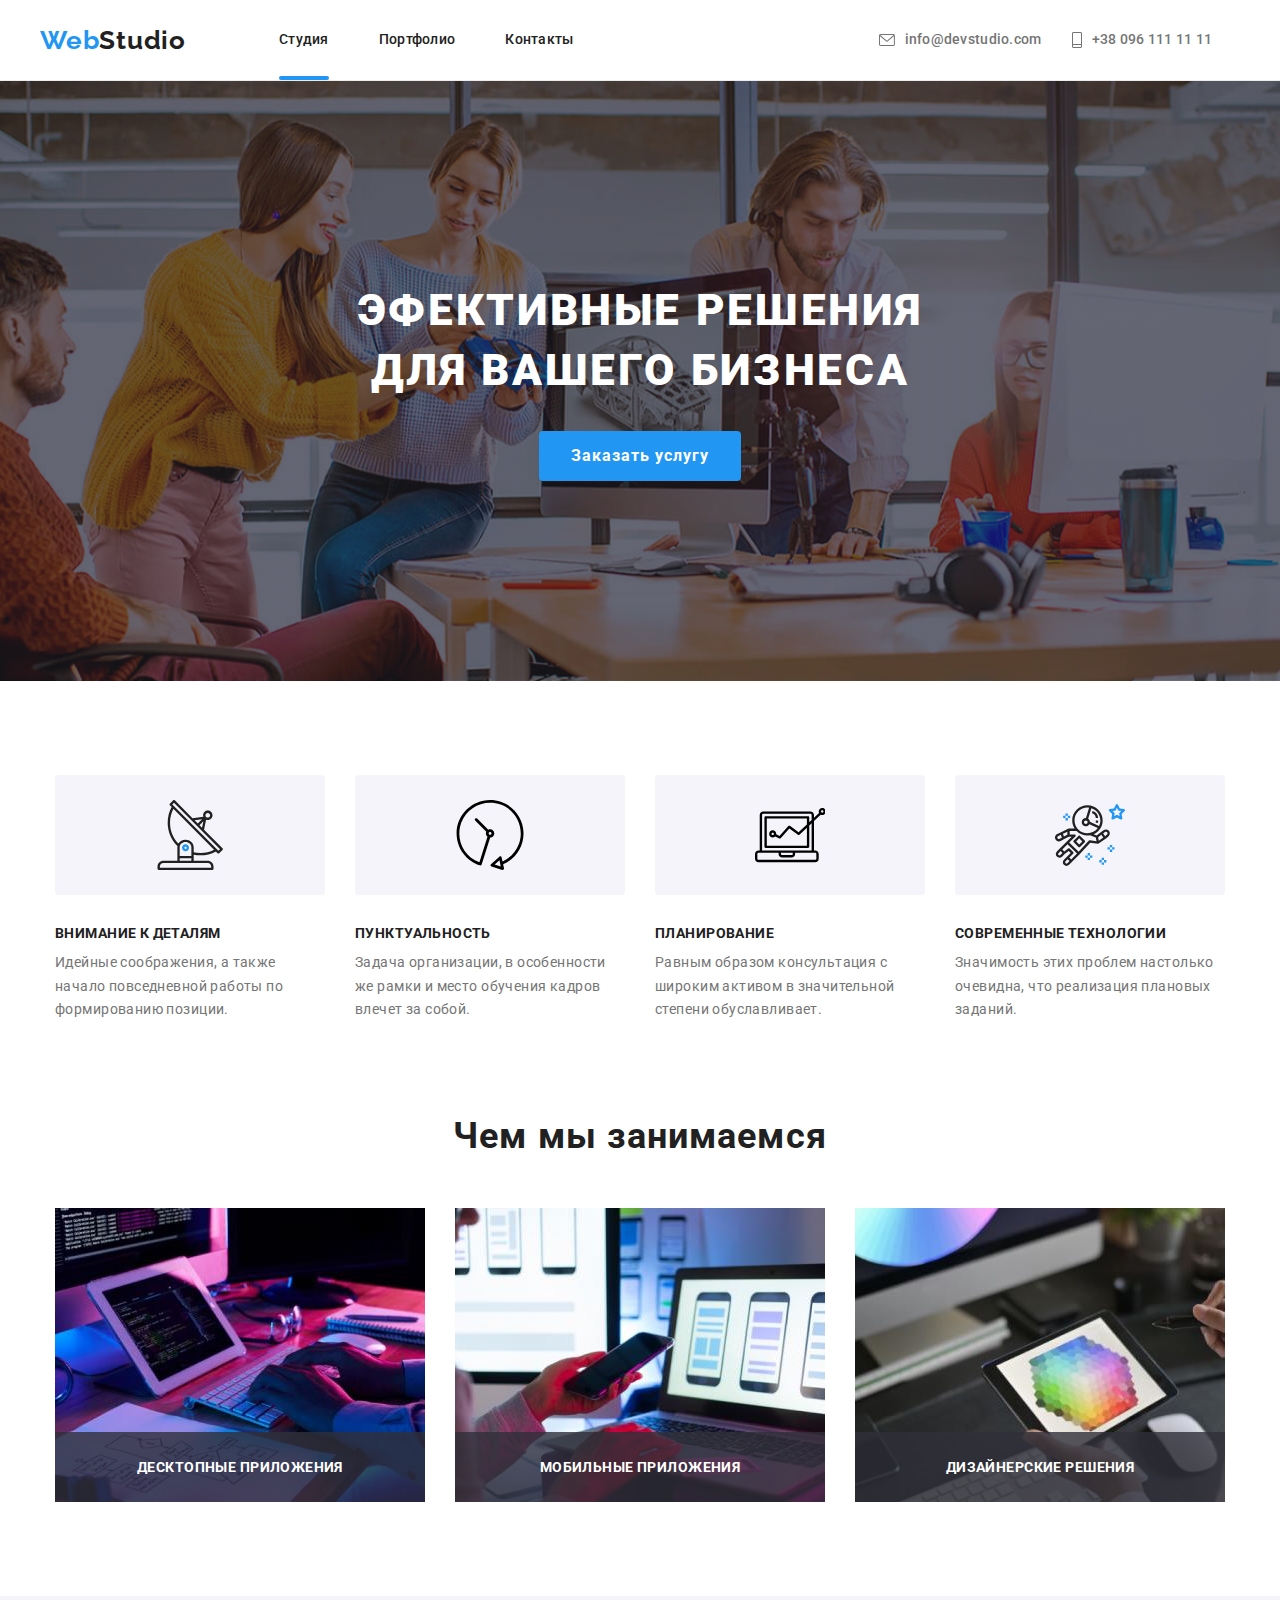
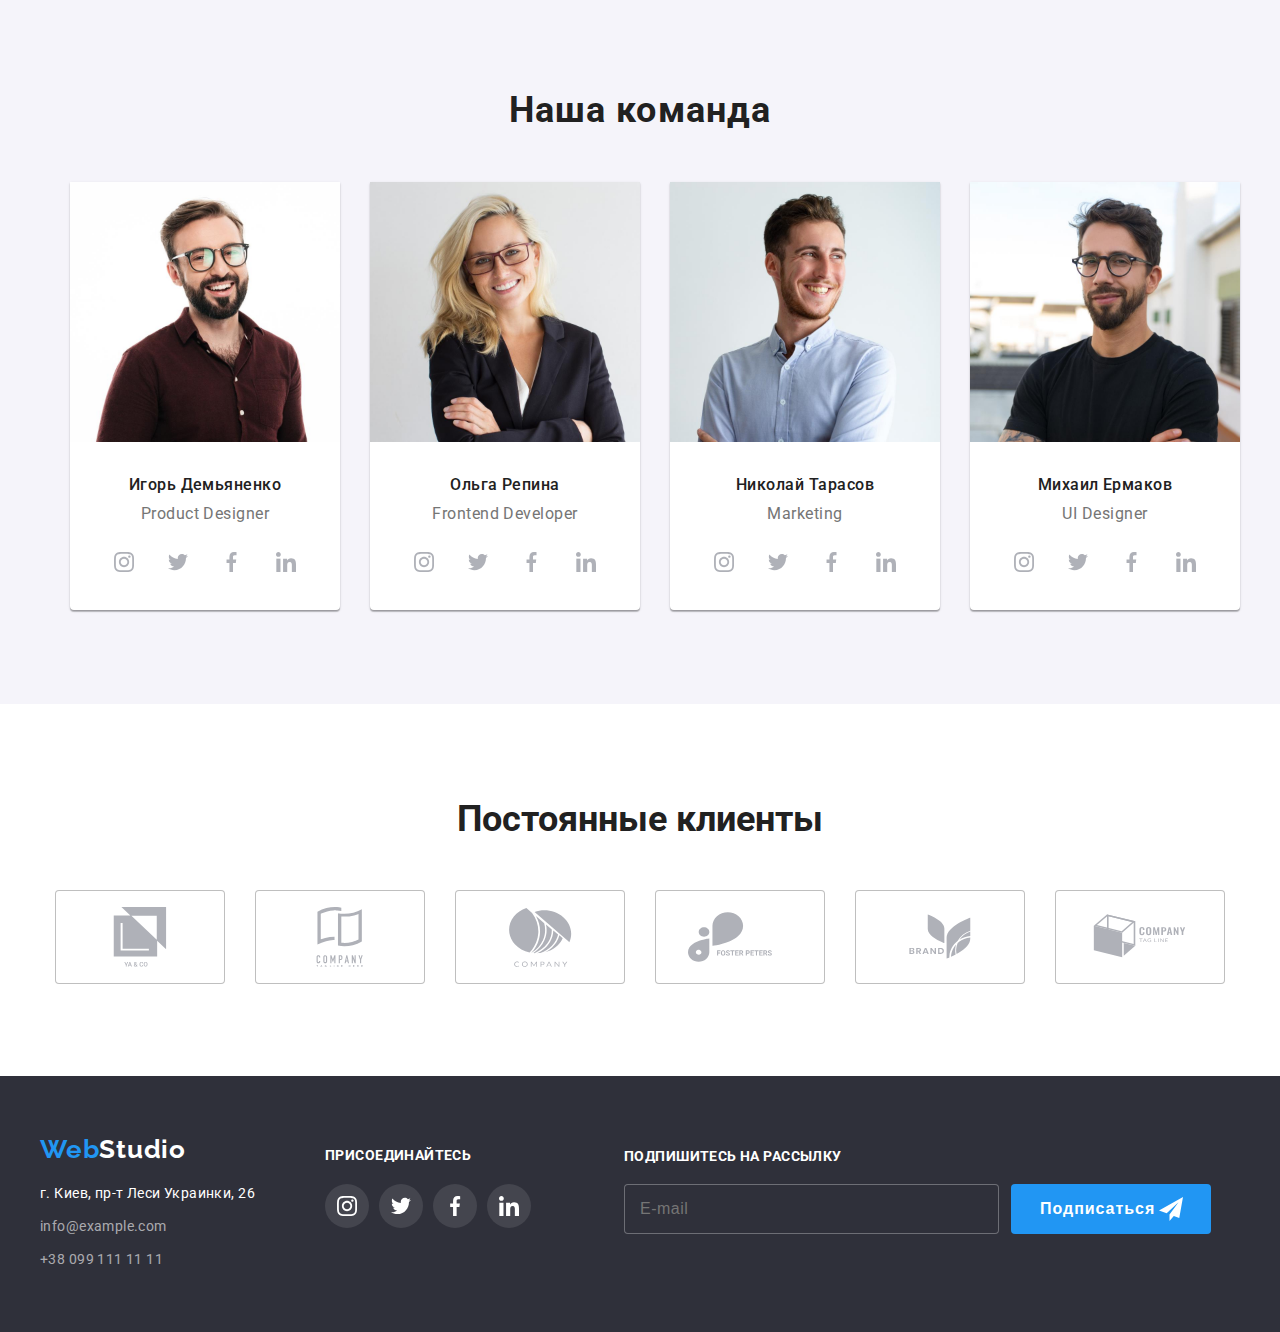
<file: index.html>
<!DOCTYPE html>
<html lang="ru">
  <head>
    <meta charset="UTF-8" />
    <meta http-equiv="X-UA-Compatible" content="IE=edge" />
    <meta name="viewport" content="width=device-width, initial-scale=1.0" />
    <title>Студия</title>
    <link rel="preconnect" href="https://fonts.googleapis.com" />
    <link rel="preconnect" href="https://fonts.gstatic.com" crossorigin />
    <link rel="preconnect" href="https://fonts.googleapis.com" />
    <link rel="preconnect" href="https://fonts.gstatic.com" crossorigin />
    <link
      href="https://fonts.googleapis.com/css2?family=Roboto:wght@400;500;700;900&display=swap"
      rel="stylesheet"
    />
    <link
      href="https://fonts.googleapis.com/css2?family=Raleway:wght@700&display=swap"
      rel="stylesheet"
    />
    <link
      rel="stylesheet"
      href="https://github.com/sindresorhus/modern-normalize/blob/main/modern-normalize.css"
    />
    <link rel="stylesheet" href="./css/main.min.css">
  </head>
  <body>
    <!--Шапка сайту-->    
    <header class="header">
      <div class="container">
        <nav class="navigation">
          <a href="./index.html" class="logo"
            ><span class="logo__web">Web</span>Studio</a
          >
          <ul class="navigation__list">
            <li class="navigation__item"><a href="./index.html" class="navigation__link navigation__current">Студия</a></li>
            <li class="navigation__item"><a href="./portfolio.html" class="navigation__link">Портфолио</a></li>
            <li class="navigation__item"><a href=" " class="navigation__link">Контакты</a></li>
          </ul>
        </nav>
        <ul class="contact-data">
          <li class="contact-data__item">
            <a href="mailto:info@devstudio.com" class="contact-data__link">
              <svg class="contact-data__icon" width="16px" height="12px">
              <use href="./images/symbol-defs.svg#icon-mail"></use>
            </svg>info@devstudio.com</a>
          </li>
          <li class="contact-data__item">
          <a href="tel:++380961111111" class="contact-data__link">
            <svg class="contact-data__icon" width="10px" height="16px">
            <use href="./images/symbol-defs.svg#icon-telephone"></use>
            </svg>
            +38 096 111 11 11</a
            >
          </li>
        </ul>
      </div>
    </header>
    
        <main>
      <!--Герой-->
      <section class="section-hero">
        <div class="overlay">
          <div class="section-hero__content">
          <h1 class="section-hero__title">
            Эфективные решения <br />
            для вашего бизнеса
          </h1>
          <button data-modal-open type="button" class="button-m">Заказать услугу</button>
        </div>
      </div>
        </section>
      <!--Наші переваги-->
      <section class="section-benefits">
        <div class="container">

          <!--<h2 class="section-title">Наші переваги </h2> -->
          <ul class="section-benefits__list">
            <li class="section-benefits__item">
              <div class="section-benefits__box">
              <svg class="section-benefits__icon">
                <use href="./images/symbol-defs.svg#icon-Anten"></use>
              </svg>
              </div>
              <h3 class="section-benefits__title">Внимание к деталям</h3>
              <p class="section-benefits__text">
                Идейные соображения, а также начало повседневной работы по
                формированию позиции.
              </p>
            </li>
            <li class="section-benefits__item">
              <div class="section-benefits__box">
              <svg class="section-benefits__icon">
                <use href="./images/symbol-defs.svg#icon-clock"></use>
              </svg>
              </div>
              <h3 class="section-benefits__title">Пунктуальность</h3>
              <p class="section-benefits__text">
                Задача организации, в особенности же рамки и место обучения
                кадров влечет за собой.
              </p>
            </li>
            <li class="section-benefits__item">
              <div class="section-benefits__box">
              <svg class="section-benefits__icon">
                <use href="./images/symbol-defs.svg#icon-comp" class="comp"></use>
              </svg>
              </div>
              <h3 class="section-benefits__title">Планирование</h3>
              <p class="section-benefits__text">
                Равным образом консультация с широким активом в значительной
                степени обуславливает.
              </p>
            </li>
            <li class="section-benefits__item">
              <div class="section-benefits__box">
              <svg class="section-benefits__icon">
                <use href="./images/symbol-defs.svg#icon-astronaut"></use>
              </svg>
              </div>
              <h3 class="section-benefits__title">Современные технологии</h3>
              <p class="section-benefits__text">
                Значимость этих проблем настолько очевидна, что реализация
                плановых заданий.
              </p>
            </li>
          </ul>
        </div>
      </section>

      <!--Що ми робимо-->
      <section class="section-work">
        <div class="container">
          <h2 class="section-work__title">Чем мы занимаемся</h2>
          <ul class="section-work__list">
            <li class="section-work__item">
              <img
                src="./images/computers.jpg"
                alt="фотографія рук на клавіатурі"
                width="370"
                height="294"
              />
              <div class="section-work__name"> 
                <p class="section-work__text">Десктопные приложения</p>
              </div>
            </li>
            <li class="section-work__item">
              <img
                src="./images/screens.jpg"
                alt="фотографія двох екранів"
                width="370"
                height="294"
              />
              <div class="section-work__name"> 
                <p class="section-work__text">Мобильные приложения</p>
              </div>
            </li>
            <li class="section-work__item">
              <img
                src="./images/colors.jpg"
                alt="фотографія палітри кольорів"
                width="370"
                height="294"
              />
              <div class="section-work__name"> 
                <p class="section-work__text">Дизайнерские решения</p>
              </div>
            </li>
          </ul>
        </div>
      </section>

      <!--Наша команда-->
      <section class="section-team">
        <div class="container">
          <h2 class="section-team__title">Наша команда</h2>
          <ul class="section-team__list">
            <li class="section-team__item">
              <img
                src="./images/demyanenko.jpg"
                alt="фото Ігорка Демяненка"
                width="270"
                height="260"
              />
              <div class="section-team__data">
                <p class="section-team__name">Игорь Демьяненко</p>
                <p class="section-team__position">Product Designer</p>
                <ul class="social-gray__list">
                  <li class="social-gray__item">
                    <a href class="social-gray__button">
                      <svg class="social-gray__icon" width="20px" height="20px">
                        <use href="./images/symbol-defs.svg#icon-instagram_grey"></use>
                      </svg>
                    </a>
                  </li>
                  <li class="social-gray__item">
                    <a href class="social-gray__button">
                      <svg class="social-gray__icon" width="20px" height="20px">
                        <use href="./images/symbol-defs.svg#icon-twitter-grey"></use>
                      </svg>
                    </a>
                  </li>
                  <li class="social-gray__item">
                    <a href class="social-gray__button">
                      <svg class="social-gray__icon" width="20px" height="20px">
                        <use href="./images/symbol-defs.svg#icon-facebook-grey"></use>
                      </svg>
                    </a>
                  </li>
                  <li class="social-gray__item">
                    <a href class="social-gray__button">
                      <svg class="social-gray__icon" width="20px" height="20px">
                        <use href="./images/symbol-defs.svg#icon-linkedin-grey"></use>
                      </svg>
                    </a>
                  </li>
                </ul>
              </div>
            </li>
            <li class="section-team__item">
              <img
                src="./images/repina.jpg"
                alt="фото Олічки Рєпіної"
                width="270"
                height="260"
              />
              <div class="section-team__data">
                <p class="section-team__name">Ольга Репина</p>
                <p class="section-team__position">Frontend Developer</p>
                <ul class="social-gray__list">
                  <li class="social-gray__item">
                    <a href class="social-gray__button">
                      <svg class="social-gray__icon" width="20px" height="20px">
                        <use href="./images/symbol-defs.svg#icon-instagram_grey"></use>
                      </svg>
                    </a>
                  </li>
                  <li class="social-gray__item">
                    <a href class="social-gray__button">
                      <svg class="social-gray__icon" width="20px" height="20px">
                        <use href="./images/symbol-defs.svg#icon-twitter-grey"></use>
                      </svg>
                    </a>
                  </li>
                  <li class="social-gray__item">
                    <a href class="social-gray__button">
                      <svg class="social-gray__icon" width="20px" height="20px">
                        <use href="./images/symbol-defs.svg#icon-facebook-grey"></use>
                      </svg>
                    </a>
                  </li>
                  <li class="social-gray__item">
                    <a href class="social-gray__button">
                      <svg class="social-gray__icon" width="20px" height="20px">
                        <use href="./images/symbol-defs.svg#icon-linkedin-grey"></use>
                      </svg>
                    </a>
                  </li>
                </ul>
              </div>
            </li>
            <li class="section-team__item">
              <img
                src="./images/tarasov.jpg"
                alt="фото Миколки Тарасова"
                width="270"
                height="260"
              />
              <div class="section-team__data">
                <p class="section-team__name">Николай Тарасов</p>
                <p class="section-team__position">Marketing</p>
                <ul class="social-gray__list">
                  <li class="social-gray__item">
                    <a href class="social-gray__button">
                      <svg class="social-gray__icon" width="20px" height="20px">
                        <use href="./images/symbol-defs.svg#icon-instagram_grey"></use>
                      </svg>
                    </a>
                  </li>
                  <li class="social-gray__item">
                    <a href class="social-gray__button">
                      <svg class="social-gray__icon" width="20px" height="20px">
                        <use href="./images/symbol-defs.svg#icon-twitter-grey"></use>
                      </svg>
                    </a>
                  </li>
                  <li class="social-gray__item">
                    <a href class="social-gray__button">
                      <svg class="social-gray__icon" width="20px" height="20px">
                        <use href="./images/symbol-defs.svg#icon-facebook-grey"></use>
                      </svg>
                    </a>
                  </li>
                  <li class="social-gray__item">
                    <a href class="social-gray__button">
                      <svg class="social-gray__icon" width="20px" height="20px">
                        <use href="./images/symbol-defs.svg#icon-linkedin-grey"></use>
                      </svg>
                    </a>
                  </li>
              </div>
            </li>
            <li class="section-team__item">
              <img
                src="./images/yermakov.jpg"
                alt="фото Михася Єврмакова"
                width="270"
                height="260"
              />
              <div class="section-team__data">
                <p class="section-team__name">Михаил Ермаков</p>
                <p class="section-team__position">UI Designer</p>
                 <ul class="social-gray__list">
                  <li class="social-gray__item">
                    <a href class="social-gray__button">
                       <svg class="social-gray__icon" width="20px" height="20px">
                        <use href="./images/symbol-defs.svg#icon-instagram_grey"
                        ></use>
                      </svg>
                    </a>
                  </li>
                  <li class="social-gray__item">
                    <a href class="social-gray__button">
                     <svg class="social-gray__icon" width="20px" height="20px">
                       <use href="./images/symbol-defs.svg#icon-twitter-grey"></use>
                     </svg>
                    </a>
                  </li>
                  <li class="social-gray__item">
                  <a href class="social-gray__button">
                    <svg class="social-gray__icon" width="20px" height="20px">
                      <use href="./images/symbol-defs.svg#icon-facebook-grey"></use>
                    </svg>
                    </a>
                  </li>
                  <li class="social-gray__item">
                    <a href class="social-gray__button">
                      <svg class="social-gray__icon" width="20px" height="20px">
                        <use href="./images/symbol-defs.svg#icon-linkedin-grey"></use>
                      </svg>
                      </a>
                 </li>
                 </ul>
               </div>
            </li>
          </ul>
        </div>
      </section>

<section class="partners">
  <div class="container">
    <h2 class="partners__text">Постоянные клиенты</h2>
    <ul class="our-partners">
    <li class="partners__list">
      <a href class="partners__button">
        <svg class="partners__icon" width="106" height="60">
          <use href="./images/symbol-defs.svg#icon-logo1"></use>
        </svg>
      </a>
    </li>
    <li class="partners__list">
      <a href class="partners__button">
        <svg class="partners__icon" width="106" height="60"
        >
          <use href="./images/symbol-defs.svg#icon-logo2"></use>
        </svg>
        </a>
    </li>
    <li class="partners__list">
      <a href class="partners__button">
        <svg class="partners__icon" width="106" height="60">
          <use href="./images/symbol-defs.svg#icon-logo3" ></use>
        </svg>
        </a>
    </li>
    <li class="partners__list">
      <a href class="partners__button">
        <svg class="partners__icon" width="106" height="60">
          <use href="./images/symbol-defs.svg#icon-logo4" ></use>
        </svg>
        </a>
    </li>
    <li class="partners__list">
      <a href class="partners__button">
        <svg class="partners__icon" width="106" height="60">
          <use href="./images/symbol-defs.svg#icon-logo5" ></use>
        </svg>
        </a>
    </li>
    <li class="partners__list">
      <a href class="partners__button">
        <svg class="partners__icon" width="106" height="60">
          <use href="./images/symbol-defs.svg#icon-logo6" ></use>
        </svg>
        </a>
    </li>
  </ul>
        </div>
        </section>

    </main>

    <!--Футер-->
    <footer>
      <section class="contact">
        <div class="container">
          <div class="lacation">
            <a href="./index.html" class="logo"><span class="logo__web">Web</span>Studio</a>
            <address clas="address">
              <ul>
                <li class="address__location">
                  <a href="https://www.google.com/maps/place/%D0%B1%D1%83%D0%BB%D1%8C%D0%B2%D0%B0%D1%80+%D0%9B%D0%B5%D1%81%D1%96+%D0%A3%D0%BA%D1%80%D0%B0%D1%97%D0%BD%D0%BA%D0%B8,+26,+%D0%9A%D0%B8%D1%97%D0%B2,+02000/@50.4265807,30.5361971,17z/data=!4m5!3m4!1s0x40d4cf0e033ecbe9:0x57a4dffefec77da0!8m2!3d50.4265807!4d30.5383858"
                    class="address__contact">г. Киев, пр-т Леси Украинки, 26</a>
                </li>
                <li class="address__location">
                  <a href="mailto:info@example.com" class="address__contact">info@example.com</a>
                </li>
                <li class="address__location">
                  <a href="tel:+380991111111" class="address__contact">+38 099 111 11 11</a>
                </li>
              </ul>
            </address>
          </div>
          <div class="social">
            <h3 class="social__text">Присоединайтесь</h3>
            <ul class="social__link">
              <li class="social__list">
                <a href class="social__button">
                  <svg class="social__svg" width="20px" height="20px">
                    <use href="./images/symbol-defs.svg#icon-instagram"></use>
                  </svg>
                </a>
                </button>
              </li>
              <li class="social__list">
                <a href class="social__button">
                  <svg class="social__svg" width="20px" height="20px">
                    <use href="./images/symbol-defs.svg#icon-twitter"></use>
                  </svg>
                </a>
              </li>
              <li class="social__list">
                <a href class="social__button">
                  <svg class="social__svg" width="20px" height="20px">
                    <use href="./images/symbol-defs.svg#icon-facebook"></use>
                  </svg>
                </a>
              </li>
              <li class="social__list">
                <a href class="social__button">
                  <svg class="social__svg" width="20px" height="20px">
                    <use href="./images/symbol-defs.svg#icon-linkedin"></use>
                  </svg>
                </a>
              </li>
            </ul>
          </div>
           <div class="section-signup">
            <h2 class="section-signup__title">Подпишитесь на рассылку</h2>
            <div class="section-signup__form">
              <form action="js-add" autocomplete="off">
                <label for="e-mail"></label>
                <input class="section-signup__input" type="email" name="name" id="e-mail" placeholder="E-mail">
              </form>
              <button class="button-signup" type="submit">
                <p class="button-signup__text">Подписаться</p>
                <svg class="button-signup__icon" width="24px" height="24px">
                  <use href="./images/symbol-defs.svg#flight-send"></use>
                </svg>
            </div>
          </div>
        </div>
      </section>
    </footer>

    <!--backdrop-->

    <div class="backdrop is-hidden" data-modal>
      <div class="modal">
        <button data-modal-close class="round-button">
          <svg class="round-button_icon" width="11px" height="11px">
            <use href="./images/symbol-defs.svg#icon-cross"></use>
          </svg>
       </button>   
      <!--form-->       
    <form class="js-client-data" autocomplete="off">
        <div>
          <h2 class="form-title">Оставьте свои данные, мы вам перезвоним</h2>
        </div>
        <div class="role-groupe" role="groupe">
          <div class="data-box">
            <label class="client-data" for="name">Имя</label autocomplete="on" >  
            <input class:="data-field" type="text" name="name" id="name" />
              <svg class="icon-box" width="11px" height="11px">
               <use href="./images/symbol-defs.svg#icon-man"></use>
              </svg>
          </div>
          <div class="data-box">
            <label class="client-data" for="phone-number">Телефон</label>
             <input class:="data-field" type="tel" name="name" id="phone-number" />
              <svg class="icon-box" width="13px" height="13px">
               <use href="./images/symbol-defs.svg#icon-phone_tube"></use>
              </svg>
          </div>
          <div class="data-box">
             <label class="client-data" for="e-mail">Почта</label>
             <input class:="data-field" type="email" name="name" id="e-mail"/>
               <svg class="icon-box" width="15px" height="12px">
                <use href="./images/symbol-defs.svg#icon-letter"></use>
               </svg>
           </div>
           <div class="data-box-feed">
             <label class="client-data" for="comment">Комментарий</label>
            <textarea  name="feedback" rows="5" class="feedback" id="comment" placeholder="Введите текст"></textarea>
           </div>
          </div>                
         <div class="agreement">
           <label>
           <input class="agreement__checkbox" type="checkbox" name="" value="checkbox-box"/>
             <span class="agreement__icon"></span>              
           <p class="agreement__text">Соглашаюсь с рассылкой и принимаю <span><a class="agreement__down"
             href="./portfolio.html">Условия договора</a></span>
           </p>
           </label>
         </div>             
       <button class="button-sub" type="submit"><p>Отправить</p></button> 
      </form>
      </div>
    </div>
    <script src="./js/modal.js"></script>
  </body>
</html>
</file>
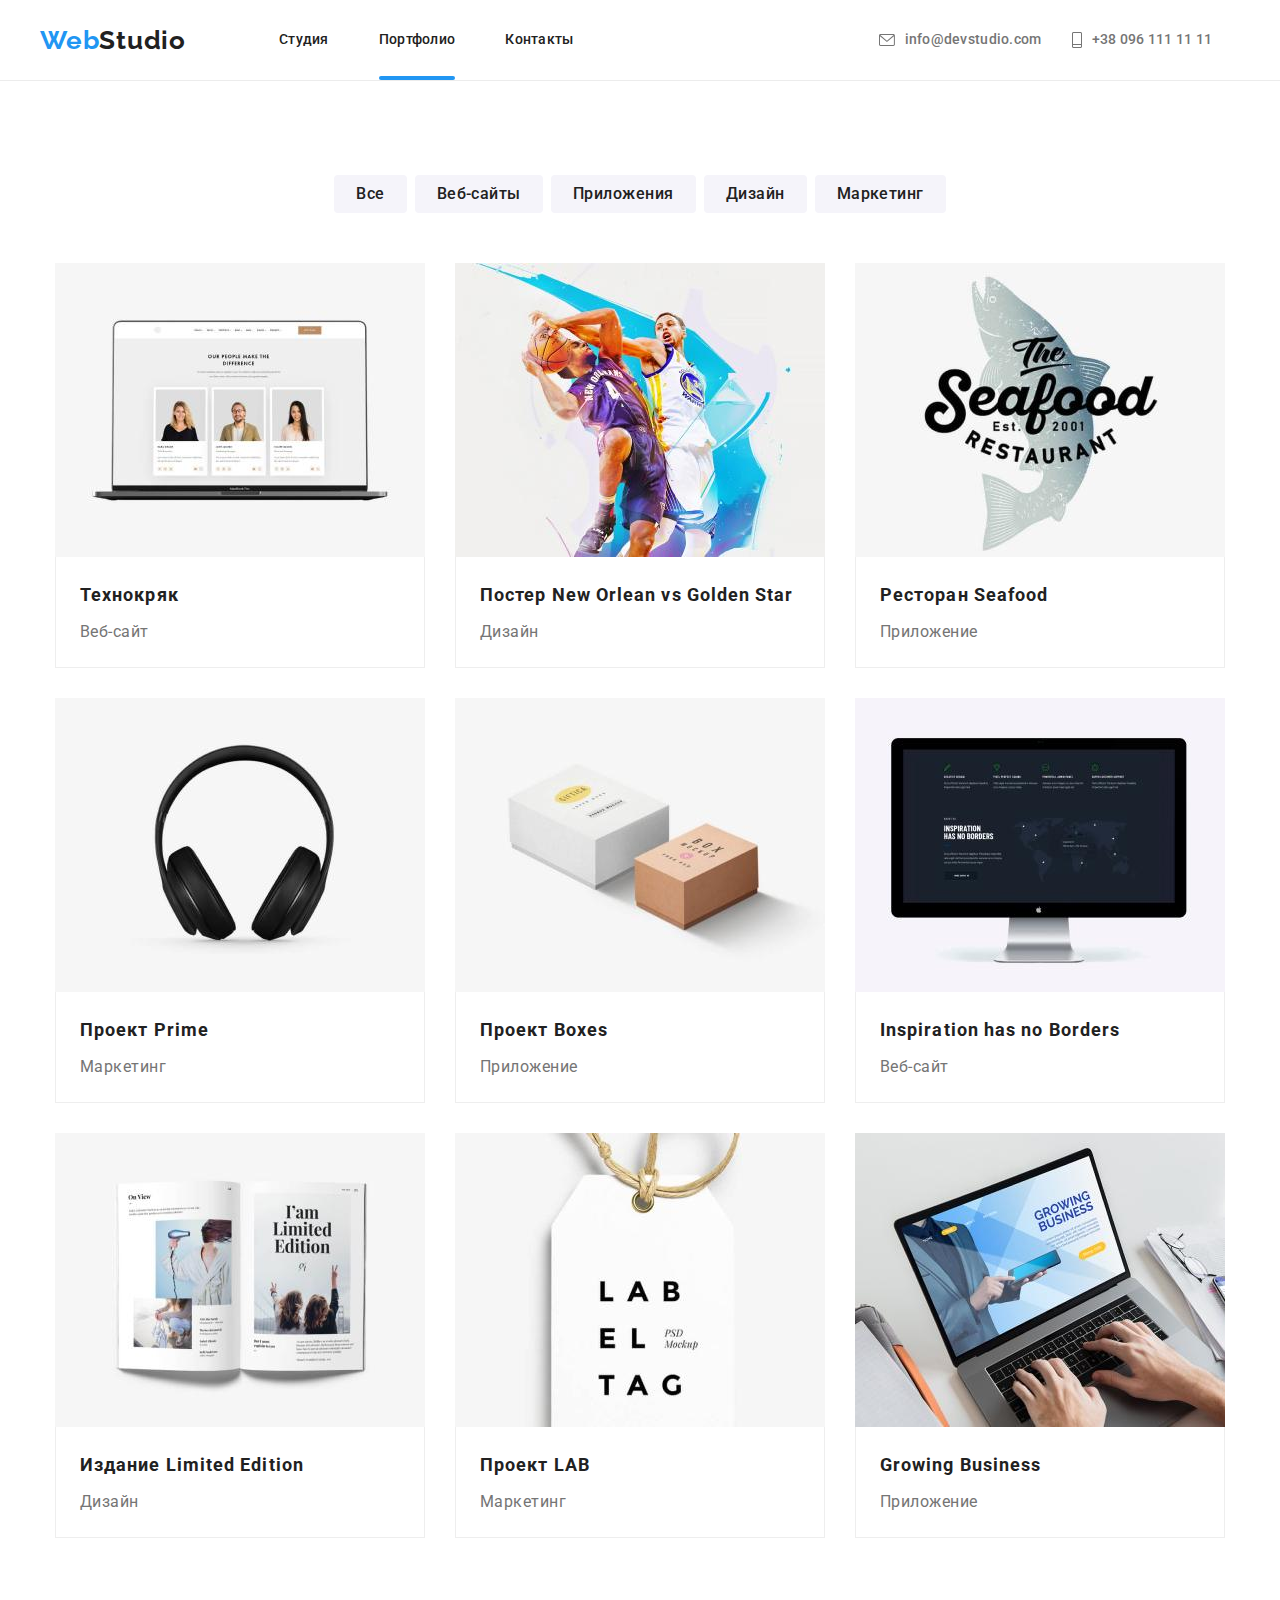
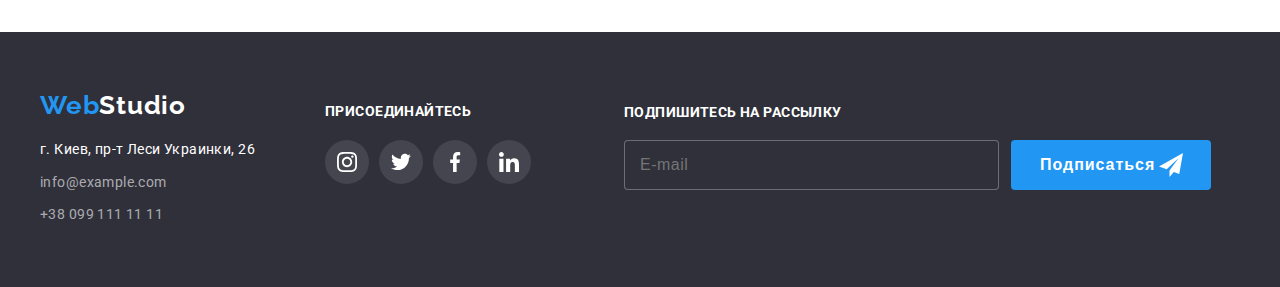
<file: portfolio.html>
<!DOCTYPE html>
<html lang="en">
  <head>
    <meta charset="UTF-8" />
    <meta http-equiv="X-UA-Compatible" content="IE=edge" />
    <meta name="viewport" content="width=device-width, initial-scale=1.0" />
    <title>Портфолио</title>
    <link
      href="https://fonts.googleapis.com/css2?family=Roboto:wght@400;500;700;900&display=swap"
      rel="stylesheet"
    />
    <link
      href="https://fonts.googleapis.com/css2?family=Raleway:wght@700&display=swap"
      rel="stylesheet"
    />
    <link rel="stylesheet" href="https://github.com/sindresorhus/modern-normalize/blob/main/modern-normalize.css">
    <link rel="stylesheet" href="./css/main.min.css">
  </head>
  <body>
    <!--Шапка сайту-->    
    <header class="header">
      <div class="container">
        <nav class="navigation">
          <a href="./index.html" class="logo"
            ><span class="logo__web">Web</span>Studio</a
          >
          <ul class="navigation__list">
            <li class="navigation__item"><a href="./index.html" class="navigation__link">Студия</a></li>
            <li class="navigation__item"><a href="./portfolio.html" class="navigation__link navigation__current">Портфолио</a></li>
            <li class="navigation__item"><a href=" " class="navigation__link">Контакты</a></li>
          </ul>
        </nav>
        <ul class="contact-data">
          <li class="contact-data__item">
            <a href="mailto:info@devstudio.com" class="contact-data__link">
              <svg class="contact-data__icon" width="16px" height="12px">
                <use href="./images/symbol-defs.svg#icon-mail"></use>
              </svg>
              info@devstudio.com</a>
          </li>
          <li class="contact-data__item">
            <a href="tel:++380961111111" class="contact-data__link">
              <svg class="contact-data__icon" width="10px" height="16px">
                <use href="./images/symbol-defs.svg#icon-telephone"></use>
              </svg>
              +38 096 111 11 11</a
            >
          </li>
        </ul>
      </div>
    </header>
 
    <!--основна частина-->
    <main>
      <section class="filters">
        <div class="container">
          <ul class="filters_list">
            <li class="filters_item"><button type="button" class="filters__button">Все</button></li>
            <li class="filters_item"><button type="button" class="filters__button">Веб-сайты</button></li>
            <li class="filters_item"><button type="button" class="filters__button">Приложения</button></li>
            <li class="filters_item"><button type="button" class="filters__button">Дизайн</button></li>
            <li class="filters_item"><button type="button" class="filters__button">Маркетинг</button></li>
          </ul>
          <ul class="project">
            <li class="project__item">
               <div class="project__side">
                   <div class="overlay">
                    <p class="overlay__text">
                      Ресурс предлагает комплексные предложения с разным уровнем функционала и сервисов. Все это позволит посетителю
                      получить исчерпывающие сведения о компании или частном лице.
                    </p>
                  </div>
                  <img class="project__image"
                     src="./images/laptop.jpg"
                     alt="ноутбук"
                     width="370"
                     height="294"
                   />
                 </div>
              <div class="project__text">
                <h2 class="project__name">Технокряк</h2>
                <p class="project__type">Веб-сайт</p>
              </div>
               </li>
            <li class="project__item"> 
              <div class="project__side">
                 <div class="overlay">
                    <p class="overlay__text">
                      Ресурс предлагает комплексные предложения с разным уровнем функционала и сервисов. Все это позволит посетителю
                      получить исчерпывающие сведения о компании или частном лице.
                    </p>
                  </div>    
                <img class="project__image" src="./images/people.jpg" alt="баскетболісти" width="370" height="294" />
              </div>
                <div class="project__text">
                <h2 class="project__name">Постер New Orlean vs Golden Star</h2>
                <p class="project__type">Дизайн</p>
              </div>
            </li>
            <li class="project__item">
              <div class="project__side">
                <div class="overlay">
                  <p class="overlay__text">
                    Ресурс предлагает комплексные предложения с разным уровнем функционала и сервисов. Все это позволит посетителю
                    получить исчерпывающие сведения о компании или частном лице.
                  </p>
                </div>
              <img class="project__image"
                src="./images/name.jpg"
                alt="назва"
                width="370"
                height="294"
              />
              </div>
              <div class="project__text">
                <h2 class="project__name">Ресторан Seafood</h2>
                <p class="project__type">Приложение</p>
              </div>
            </li>
            <li class="project__item">
              <div class="project__side">
                <div class="overlay">
                  <p class="overlay__text">
                    Ресурс предлагает комплексные предложения с разным уровнем функционала и сервисов. Все это позволит посетителю
                    получить исчерпывающие сведения о компании или частном лице.
                  </p>
                </div>
              <img class="project__image"
                src="./images/headers.jpg"
                alt="навушники"
                width="370"
                height="294"
              /></div>
              <div class="project__text">
                <h2 class="project__name">Проект Prime</h2>
                <p class="project__type">Маркетинг</p>
              </div>
            </li>
            <li class="project__item">
              <div class="project__side">
                <div class="overlay">
                  <p class="overlay__text">
                    Ресурс предлагает комплексные предложения с разным уровнем функционала и сервисов. Все это позволит посетителю
                    получить исчерпывающие сведения о компании или частном лице.
                  </p>
                </div>
              <img class="project__image"
                src="./images/boxes.jpg"
                alt="коробки"
                width="370"
                height="294"
              /></div>
              <div class="project__text">
                <h2 class="project__name">Проект Boxes</h2>
                <p class="project__type">Приложение</p>
              </div>
            </li>
            <li class="project__item">
              <div class="project__side">
                <div class="overlay">
                  <p class="overlay__text">
                    Ресурс предлагает комплексные предложения с разным уровнем функционала и сервисов. Все это позволит посетителю
                    получить исчерпывающие сведения о компании или частном лице.
                  </p>
                </div>
              <img class="project__image"
                src="./images/screen.jpg"
                alt="монітор"
                width="370"
                height="294"
              />
              </div>
              <div class="project__text">
                <h2 class="project__name" lang="eng">
                  Inspiration has no Borders
                </h2>
                <p class="project__type">Веб-сайт</p>
              </div>
            </li>
            <li class="project__item">
              <div class="project__side">
                <div class="overlay">
                  <p class="overlay__text">
                    Ресурс предлагает комплексные предложения с разным уровнем функционала и сервисов. Все это позволит посетителю
                    получить исчерпывающие сведения о компании или частном лице.
                  </p>
                </div>
              <img class="project__image"
                src="./images/book.jpg"
                alt="книжка"
                width="370"
                height="294"
              /></div>
              <div class="project__text">
                <h2 class="project__name">Издание Limited Edition</h2>
                <p class="project__type">Дизайн</p>
              </div>
            </li>
            <li class="project__item">
              <div class="project__side">
                <div class="overlay">
                  <p class="overlay__text">
                    Ресурс предлагает комплексные предложения с разным уровнем функционала и сервисов. Все это позволит посетителю
                    получить исчерпывающие сведения о компании или частном лице.
                  </p>
                </div>
              <img class="project__image"
                src="./images/label.jpg"
                alt="емблема"
                width="370"
                height="294"
              /></div>
              <div class="project__text">
                <h2 class="project__name">Проект LAB</h2>
                <p class="project__type">Маркетинг</p>
              </div>
            </li>
            <li class="project__item">
              <div class="project__side">
                <div class="overlay">
                  <p class="overlay__text">
                    Ресурс предлагает комплексные предложения с разным уровнем функционала и сервисов. Все это позволит посетителю
                    получить исчерпывающие сведения о компании или частном лице.
                  </p>
                </div>
              <img class="project__image"
                src="./images/hands.jpg" alt="руки на науті" width="370px" height="294px"
              /></div>
              <div class="project__text">
                <h2 class="project__name" lang="eng">Growing Business</h2>
                <p class="project__type">Приложение</p>
              </div>
            </li>
          </ul>
        </div>
      </section>
    </main>

    <!--Футер-->
    <footer>
      <section class="contact">
        <div class="container">
          <div class="lacation">
            <a href="./index.html" class="logo"><span class="logo__web">Web</span>Studio</a>
            <address>
              <ul>
                <li class="address__location">
                  <a href="https://www.google.com/maps/place/%D0%B1%D1%83%D0%BB%D1%8C%D0%B2%D0%B0%D1%80+%D0%9B%D0%B5%D1%81%D1%96+%D0%A3%D0%BA%D1%80%D0%B0%D1%97%D0%BD%D0%BA%D0%B8,+26,+%D0%9A%D0%B8%D1%97%D0%B2,+02000/@50.4265807,30.5361971,17z/data=!4m5!3m4!1s0x40d4cf0e033ecbe9:0x57a4dffefec77da0!8m2!3d50.4265807!4d30.5383858"
                    class="address__contact">г. Киев, пр-т Леси Украинки, 26</a>
                </li>
                <li class="address__location">
                  <a href="mailto:info@example.com" class="address__contact">info@example.com</a>
                </li>
                <li class="address__location">
                  <a href="tel:+380991111111" class="address__contact">+38 099 111 11 11</a>
                </li>
              </ul>
            </address>
          </div>
          <div class="social">
            <h3 class="social__text">Присоединайтесь</h3>
            <ul class="social__link">
              <li class="social__list">
                <a href class="social__button">
                  <svg class="social__svg" width="20px" height="20px">
                    <use href="./images/symbol-defs.svg#icon-instagram"></use>
                  </svg>
                </a>
                </button>
              </li>
              <li class="social__list">
                <a href class="social__button">
                  <svg class="social__svg" width="20px" height="20px">
                    <use href="./images/symbol-defs.svg#icon-twitter"></use>
                  </svg>
                </a>
              </li>
              <li class="social__list">
                <a href class="social__button">
                  <svg class="social__svg" width="20px" height="20px">
                    <use href="./images/symbol-defs.svg#icon-facebook"></use>
                  </svg>
                </a>
              </li>
              <li class="social__list">
                <a href class="social__button">
                  <svg class="social__svg" width="20px" height="20px">
                    <use href="./images/symbol-defs.svg#icon-linkedin"></use>
                  </svg>
                </a>
              </li>
            </ul>
          </div>
           <div class="section-signup">
            <h2 class="section-signup__title">Подпишитесь на рассылку</h2>
            <div class="section-signup__form">
              <form action="js-add" autocomplete="off">
                <label for="e-mail"></label>
                <input class="section-signup__input" type="email" name="name" id="e-mail" placeholder="E-mail">
              </form>
              <button class="button-signup" type="submit">
                <p class="button-signup__text">Подписаться</p>
                <svg class="button-signup__icon" width="24px" height="24px">
                  <use href="./images/symbol-defs.svg#flight-send"></use>
                </svg>
            </div>
          </div>
        </div>
      </section>
    </footer>
  </body>
</html>
</file>
<file: css/main.min.css>
::after,::before{-webkit-box-sizing:border-box;box-sizing:border-box}body{font-family:"Roboto",sans-serif;color:#212121;background-color:#e5e5e5;margin:0}.header{display:block;border-bottom:1px solid #ececec}footer{padding:60px 0px}footer{background-color:#2f303a}.header,.benefits,.section-work,main{background-color:#fff}.container{width:1200px;margin-left:auto;margin-right:auto;padding-left:15px;padding-right:15px}li{list-style-type:none}ul,h1,h3,p{margin:0;padding:0}a{text-decoration:none}.header .container{display:-webkit-box;display:-ms-flexbox;display:flex;-webkit-box-align:center;-ms-flex-align:center;align-items:center;background-color:#fff}.navigation{display:-webkit-box;display:-ms-flexbox;display:flex;-webkit-box-align:center;-ms-flex-align:center;align-items:center}.navigation__list{display:-webkit-box;display:-ms-flexbox;display:flex;margin-left:93px}.navigation__item{margin-right:50px;font-weight:500;font-size:14px;line-height:1;letter-spacing:0.02em}.navigation__list :last-child,.navigation .contact-data :last-child,.navigation .images :last-child{margin-right:0px}.navigation__link{position:relative;display:block;padding:32px 0px;color:#212121;font-weight:500;font-size:14px;line-height:1.14;letter-spacing:0.02em;-webkit-transition:color 250ms cubic-bezier(0.4, 0, 0.2, 1);transition:color 250ms cubic-bezier(0.4, 0, 0.2, 1)}.navigation__link:focus,.navigation__link:hover{color:#2196f3}.navigation__current::after{display:block;content:"";position:absolute;bottom:0;left:0;width:100%;height:4px;background-color:#2196f3;color:#2196f3;border-radius:2px;-webkit-transition:background-color 250ms cubic-bezier(0.4, 0, 0.2, 1);transition:background-color 250ms cubic-bezier(0.4, 0, 0.2, 1)}.contact-data{display:-webkit-box;display:-ms-flexbox;display:flex;margin-left:305px}.contact-data__item{display:-webkit-box;display:-ms-flexbox;display:flex;margin-right:30px}.contact-data__link{display:-webkit-box;display:-ms-flexbox;display:flex;-webkit-box-align:center;-ms-flex-align:center;align-items:center;color:#757575;font-weight:500;font-size:14px;line-height:1.14;letter-spacing:0.02em;vertical-align:middle}.contact-data__icon{display:-webkit-box;display:-ms-flexbox;display:flex;fill:#757575;padding-right:10px;-webkit-transition:fill 250ms cubic-bezier(0.4, 0, 0.2, 1);transition:fill 250ms cubic-bezier(0.4, 0, 0.2, 1)}.contact-data,.contact-data__link{-webkit-transition:color 250ms cubic-bezier(0.4, 0, 0.2, 1);transition:color 250ms cubic-bezier(0.4, 0, 0.2, 1)}.contact-data__link:hover .contact-data__icon,.contact-data__link:focus .contact-data__icon{fill:#2196f3}.contact-data__link:hover,.contact-data__link:focus{color:#2196f3}.contact-data :last-child{margin-right:0px}.contact .container{display:-webkit-box;display:-ms-flexbox;display:flex}.contact-links{margin-top:20px}.location,.social{margin-left:70px}.link-current{color:#2196f3}.contact-data :last-child,.images :last-child{margin-right:0px}.section-work{padding-bottom:94px;-ms-flex-line-pack:center;align-content:center}.section-work__list{display:-webkit-box;display:-ms-flexbox;display:flex;-webkit-box-pack:center;-ms-flex-pack:center;justify-content:center}.section-work__title,.section-work .section-team__title{margin-bottom:50px;margin-top:0px;font-weight:700;font-size:36px;line-height:1.16;letter-spacing:0.03em;text-align:center}.section-work__item{position:relative;display:-webkit-box;display:-ms-flexbox;display:flex;margin-right:30px}.section-work__list :last-child{margin-right:0px}.section-work__name{display:block;content:"";width:100%;height:70px;position:absolute;bottom:0;left:0;background:rgba(47,48,58,0.8)}.section-work__text{padding-top:27px;font-weight:700;font-size:14px;line-height:16px;text-align:center;letter-spacing:0.03em;text-transform:uppercase;color:#fff}.project{display:-webkit-box;display:-ms-flexbox;display:flex;-ms-flex-wrap:wrap;flex-wrap:wrap;-webkit-box-pack:center;-ms-flex-pack:center;justify-content:center;margin-bottom:-30px;margin-left:-30px}.project__item{display:block;width:370px;margin-left:30px;margin-bottom:30px;-webkit-transition:-webkit-box-shadow 250ms cubic-bezier(0.4, 0, 0.2, 1);transition:-webkit-box-shadow 250ms cubic-bezier(0.4, 0, 0.2, 1);transition:box-shadow 250ms cubic-bezier(0.4, 0, 0.2, 1);transition:box-shadow 250ms cubic-bezier(0.4, 0, 0.2, 1), -webkit-box-shadow 250ms cubic-bezier(0.4, 0, 0.2, 1)}.project__side{position:relative;overflow:hidden;-webkit-transition:color 2250ms cubic-bezier(0.4, 0, 0.2, 1);transition:color 2250ms cubic-bezier(0.4, 0, 0.2, 1)}.project__image{display:block}.project__name{margin:0px;font-weight:700;font-size:18px;line-height:2;letter-spacing:0.06em;text-align:left}.project__type{padding:4px 0px 0px 0px;color:#757575;font-weight:400;font-size:16px;line-height:1.87;letter-spacing:0.03em}.project__text{width:320px;padding:20px 24px;border-left:1px solid #eee;border-right:1px solid #eee;border-bottom:1px solid #eee}.project__image{display:block}.project__item:hover .project__side .overlay{-webkit-transform:translateY(0%);transform:translateY(0%)}.project__item:hover,.project__item:focus{-webkit-box-shadow:0px 1px 1px rgba(0,0,0,0.12),0px 4px 4px rgba(0,0,0,0.06),1px 4px 6px rgba(0,0,0,0.16);box-shadow:0px 1px 1px rgba(0,0,0,0.12),0px 4px 4px rgba(0,0,0,0.06),1px 4px 6px rgba(0,0,0,0.16);border-radius:0px 0px 4px 4px}.project__side .overlay{position:absolute;top:0;left:0;width:370px;height:294px;color:#fff;background-color:rgba(33,150,243,0.9);-webkit-transform:translateY(100%);transform:translateY(100%);-webkit-transition:-webkit-transform 250ms cubic-bezier(0.4, 0, 0.2, 1);transition:-webkit-transform 250ms cubic-bezier(0.4, 0, 0.2, 1);transition:transform 250ms cubic-bezier(0.4, 0, 0.2, 1);transition:transform 250ms cubic-bezier(0.4, 0, 0.2, 1), -webkit-transform 250ms cubic-bezier(0.4, 0, 0.2, 1)}.project__side .overlay__text{padding-left:24px;padding-right:24px;padding-top:63px;font-style:normal;font-weight:400;font-size:18px;line-height:28px;letter-spacing:0.03em}.section-benefits{padding:94px 0px;-ms-flex-line-pack:center;align-content:center}.section-benefits__list{display:-webkit-box;display:-ms-flexbox;display:flex;-webkit-box-pack:center;-ms-flex-pack:center;justify-content:center}.section-benefits__title{margin-bottom:10px;font-weight:700;font-size:14px;line-height:16px;letter-spacing:0.03em;text-transform:uppercase}.section-benefits__text{color:#757575;font-weight:400;font-size:14px;line-height:1.71;letter-spacing:0.03em}.section-benefits__item{width:270px;margin-left:30px}.section-benefits__item:first-child{margin-left:0px}.section-benefits__icon{width:70px;height:70px;display:block;background-repeat:no-repeat;background-size:contain}.section-benefits__box{display:-webkit-box;display:-ms-flexbox;display:flex;width:270px;height:120px;background-color:#f5f4fa;margin-bottom:30px;border-radius:4px;-webkit-box-align:center;-ms-flex-align:center;align-items:center;-webkit-box-pack:center;-ms-flex-pack:center;justify-content:center}.filters{padding-top:94px;padding-bottom:94px}.filters_list{display:-webkit-box;display:-ms-flexbox;display:flex;-webkit-box-pack:center;-ms-flex-pack:center;justify-content:center;margin-bottom:50px;-webkit-transition:background-color 250ms cubic-bezier(0.4, 0, 0.2, 1);transition:background-color 250ms cubic-bezier(0.4, 0, 0.2, 1)}.filters_item:not(:last-child){margin-right:8px}.filters__button{padding:6px 22px;border-radius:4px;border-width:0;font-weight:500;text-align:center;cursor:pointer;background:#f5f4fa;color:#212121;font-family:"Roboto",sans-serif;font-size:16px;line-height:1.62;letter-spacing:0.03em;-webkit-transition:color 250ms cubic-bezier(0.4, 0, 0.2, 1),background-color 250ms cubic-bezier(0.4, 0, 0.2, 1);transition:color 250ms cubic-bezier(0.4, 0, 0.2, 1),background-color 250ms cubic-bezier(0.4, 0, 0.2, 1)}.filters__button:focus,.filters__button:hover{color:#fff;background-color:#2196f3;-webkit-box-shadow:0px 1px 3px rgba(0,0,0,0.12),0px 1px 1px rgba(0,0,0,0.14),0px 2px 1px rgba(0,0,0,0.2);box-shadow:0px 1px 3px rgba(0,0,0,0.12),0px 1px 1px rgba(0,0,0,0.14),0px 2px 1px rgba(0,0,0,0.2);border-radius:0px 0px 4px 4px}.button-m{min-width:200px;min-height:50px;padding:10px 32px;border:none;border-radius:4px;text-align:center;cursor:pointer;background:#2196f3;color:#fff;font-family:"Roboto",sans-serif;font-weight:700;font-size:16px;line-height:1.6;letter-spacing:0.06em;-webkit-transition:color 250ms cubic-bezier(0.4, 0, 0.2, 1),background-color 250ms cubic-bezier(0.4, 0, 0.2, 1);transition:color 250ms cubic-bezier(0.4, 0, 0.2, 1),background-color 250ms cubic-bezier(0.4, 0, 0.2, 1)}.button-m-m:hover{background-color:#fff;color:#2196f3}.logo{color:#212121;font-family:"Raleway";font-weight:700;font-size:26px;line-height:1;letter-spacing:0.03em}.logo__web{color:#2196f3}footer .logo{color:#fff}.section-hero{background-color:#2f303a;max-height:600px}.section-hero__content{text-align:center;padding-top:200px;padding-bottom:200px}.section-hero__title{padding-bottom:30px;color:#fff;text-transform:uppercase;font-weight:900;font-size:44px;line-height:1.36;letter-spacing:0.06em}.p{color:#757575;font-weight:700;font-size:36px;line-height:1.71;letter-spacing:0.03em}.section-hero .overlay{margin-left:auto;margin-right:auto;max-width:1600px;background-size:1600px 600px;background-size:cover;background-repeat:no-repeat;background-position:center;background-image:-webkit-gradient(linear, left top, right top, from(rgba(47,48,58,0.4)), to(rgba(47,48,58,0.4))),url(../images/hero.svg);background-image:linear-gradient(to right, rgba(47,48,58,0.4), rgba(47,48,58,0.4)),url(../images/hero.svg)}.section-team{background-color:#f5f4fa;padding:94px 0px;-ms-flex-line-pack:center;align-content:center}.section-team__title{text-align:center;margin-bottom:50px;margin-top:0px;font-weight:700;font-size:36px;line-height:1.16;letter-spacing:0.03em}.section-team__list{display:-webkit-box;display:-ms-flexbox;display:flex;-webkit-box-pack:center;-ms-flex-pack:center;justify-content:center}.section-team__name{margin-bottom:10px;text-align:center;font-weight:500;font-size:16px;line-height:1.18;letter-spacing:0.03em}.section-team__position{margin-bottom:16px;color:#757575;text-align:center;font-size:16px;line-height:1.18;letter-spacing:0.03em}.section-team__data{padding:30px 0px}.section-team__item{width:270px;height:428px;margin-left:30px;background-color:#fff;-webkit-box-shadow:0px 1px 3px rgba(0,0,0,0.12),0px 1px 1px rgba(0,0,0,0.14),0px 2px 1px rgba(0,0,0,0.2);box-shadow:0px 1px 3px rgba(0,0,0,0.12),0px 1px 1px rgba(0,0,0,0.14),0px 2px 1px rgba(0,0,0,0.2);border-radius:0px 0px 4px 4px}address{margin-top:20px}.address__location{margin-bottom:9px}.address__location:last-child{margin-bottom:0px}.address__location:first-child{color:#fff}.address__contact{color:rgba(255,255,255,0.6);font-weight:400;font-style:normal;font-size:14px;line-height:1.71;letter-spacing:0.03em}[href*="https"]{color:#fff}.our-partners{display:-webkit-box;display:-ms-flexbox;display:flex;-webkit-box-pack:center;-ms-flex-pack:center;justify-content:center;-webkit-box-align:center;-ms-flex-align:center;align-items:center}.partners{padding-bottom:94px;padding-top:94px}.partners__button{display:-webkit-box;display:-ms-flexbox;display:flex;-webkit-box-align:center;-ms-flex-align:center;align-items:center;-webkit-box-pack:center;-ms-flex-pack:center;justify-content:center;border:solid 1px #212121;border-radius:4px;border-color:rgba(0,0,0,0.25);background-color:#fff;-webkit-transition:border-color 250ms cubic-bezier(0.4, 0, 0.2, 1);transition:border-color 250ms cubic-bezier(0.4, 0, 0.2, 1)}.partners__list{width:170px;height:92px;margin-right:30px}.partners__list:last-child{margin-right:0px}.partners__text{margin-top:0px;margin-bottom:50px;font-style:Bold;font-size:36px;line-height:42px;text-align:center}.partners__icon{-webkit-box-pack:center;-ms-flex-pack:center;justify-content:center;-webkit-box-align:center;-ms-flex-align:center;align-items:center;padding:16px 32px;background-repeat:no-repeat;background-position:50%;background-size:contain;fill:#afb1b8;-webkit-transition:fill 250ms cubic-bezier(0.4, 0, 0.2, 1);transition:fill 250ms cubic-bezier(0.4, 0, 0.2, 1)}.partners__icon:hover,.partners__button:hover,.partners__button:focus,.partners__button:focus .partners__icon{fill:#03a9f4;border-color:#2196f3}.section-signup{display:block;padding-top:12px;margin-left:93px;width:auto;height:86px}.section-signup__form{display:-webkit-box;display:-ms-flexbox;display:flex}.section-signup__title{display:block;margin:0px 0px 20px 0px;font-weight:700;font-size:14px;line-height:16px;letter-spacing:0.03em;text-transform:uppercase;color:#fff}.section-signup__input{width:358px;height:48px;border:1px solid rgba(255,255,255,0.3);border-radius:4px;background-color:#2f303a;color:#fff;font-weight:400;font-size:16px;line-height:20px;-webkit-box-align:center;-ms-flex-align:center;align-items:center;letter-spacing:0.03em;padding:0px 0px 0px 15px}.button-signup{position:relative;display:-webkit-box;display:-ms-flexbox;display:flex;width:200px;height:50px;background:#2196f3;border-radius:4px;border:none;margin-left:12px;cursor:pointer;padding:0px}.button-signup__text{font-weight:700;font-size:16px;line-height:30px;-webkit-box-align:center;-ms-flex-align:center;align-items:center;letter-spacing:0.06em;padding:0px 0px 0px 29px;-ms-flex-item-align:center;-ms-grid-row-align:center;align-self:center;color:#fff}.button-signup__icon{position:absolute;-ms-flex-item-align:center;-ms-grid-row-align:center;align-self:center;right:28px;fill:#fff}.backdrop{position:fixed;top:0;left:0;width:100%;height:100%;background-color:rgba(0,0,0,0.1);opacity:1;-webkit-transition:opacity 250ms cubic-bezier(0.4, 0, 0.2, 1);transition:opacity 250ms cubic-bezier(0.4, 0, 0.2, 1)}.backdrop.is-hidden{opacity:0;pointer-events:none}.backdrop.is-hidden .modal{-webkit-transform:translate(-50%, -50%) scale(0.9);transform:translate(-50%, -50%) scale(0.9)}.modal{position:absolute;width:528px;height:581px;top:50%;left:50%;background:#ffffff;-webkit-box-shadow:0px 1px 3px rgba(0,0,0,0.12),0px 1px 1px rgba(0,0,0,0.14),0px 2px 1px rgba(0,0,0,0.2);box-shadow:0px 1px 3px rgba(0,0,0,0.12),0px 1px 1px rgba(0,0,0,0.14),0px 2px 1px rgba(0,0,0,0.2);border-radius:4px;-webkit-transform:translate(-50%, -50%) scale(1);transform:translate(-50%, -50%) scale(1);-webkit-transition:-webkit-transform 250ms cubic-bezier(0.4, 0, 0.2, 1);transition:-webkit-transform 250ms cubic-bezier(0.4, 0, 0.2, 1);transition:transform 250ms cubic-bezier(0.4, 0, 0.2, 1);transition:transform 250ms cubic-bezier(0.4, 0, 0.2, 1), -webkit-transform 250ms cubic-bezier(0.4, 0, 0.2, 1)}.form-title{padding-top:40px;padding-bottom:12px;margin:0px;font-weight:700;font-size:20px;line-height:23px;text-align:center;letter-spacing:0.03em;color:#212121}.role-groupe{display:block;position:absolute;top:75px;left:40px;width:448px;height:342px}.data-box{position:relative;margin-bottom:10px;height:58px}.data-box input{-webkit-box-sizing:border-box;box-sizing:border-box;width:448px;height:40px;border:1px solid rgba(33,33,33,0.2);border-radius:4px;padding:0px;margin-top:4px;padding-left:42px;-webkit-transition:border-color 250ms cubic-bezier(0.4, 0, 0.2, 1);transition:border-color 250ms cubic-bezier(0.4, 0, 0.2, 1)}.data-box-feed{position:relative;margin-bottom:10px}.data-field input{position:relative}.icon-box{position:absolute;left:15px;bottom:9px;-webkit-transition:fill 250ms cubic-bezier(0.4, 0, 0.2, 1);transition:fill 250ms cubic-bezier(0.4, 0, 0.2, 1)}input:hover+.icon-box,input:focus+.icon-box,.icon-box:hover{fill:#2196f3}.feedback{-webkit-box-sizing:border-box;box-sizing:border-box;width:448px;height:120px;border:1px solid rgba(33,33,33,0.2);border-radius:4px;padding:0px;margin-top:4px;padding-left:42px;-webkit-transition:border-color 250ms cubic-bezier(0.4, 0, 0.2, 1);transition:border-color 250ms cubic-bezier(0.4, 0, 0.2, 1);resize:none;padding:12px 16px}.feedback::-webkit-input-placeholder{font-family:"Roboto",sans-serif;font-style:normal;font-weight:400;font-size:14px;line-height:16px;letter-spacing:0.01em;color:rgba(117,117,117,0.5)}.feedback:-ms-input-placeholder{font-family:"Roboto",sans-serif;font-style:normal;font-weight:400;font-size:14px;line-height:16px;letter-spacing:0.01em;color:rgba(117,117,117,0.5)}.feedback::-ms-input-placeholder{font-family:"Roboto",sans-serif;font-style:normal;font-weight:400;font-size:14px;line-height:16px;letter-spacing:0.01em;color:rgba(117,117,117,0.5)}.feedback::placeholder{font-family:"Roboto",sans-serif;font-style:normal;font-weight:400;font-size:14px;line-height:16px;letter-spacing:0.01em;color:rgba(117,117,117,0.5)}.data-box input:hover,.feedback:hover,.data-box input:focus,.feedback:focus{border-color:#2196f3}.button-sub{position:absolute;top:495px;left:165px;min-width:200px;min-height:50px;padding:10px 55px;cursor:pointer;background-color:#2196f3;border-radius:4px;border:1px solid rgba(33,33,33,0.2)}.button-sub p{color:#fff;font-weight:700;font-size:16px;line-height:30px;letter-spacing:0.06em}.button-sub:hover,.button-sub:focus{-webkit-box-shadow:0px 1px 1px rgba(0,0,0,0.12),0px 4px 4px rgba(0,0,0,0.06),1px 4px 6px rgba(0,0,0,0.16);box-shadow:0px 1px 1px rgba(0,0,0,0.12),0px 4px 4px rgba(0,0,0,0.06),1px 4px 6px rgba(0,0,0,0.16)}.agreement{display:block;position:absolute;bottom:120px;left:52px;width:auto;-webkit-box-align:center;-ms-flex-align:center;align-items:center;-ms-flex-line-pack:center;align-content:center;margin-top:10px}.agreement__text{display:inline-block;font-weight:400;font-size:14px;line-height:24px;letter-spacing:0.03em;color:#757575}.agreement__down{text-decoration:underline;color:#2196f3}.agreement__checkbox{-webkit-appearance:none;-moz-appearance:none;appearance:none;position:absolute;margin:0px}.agreement__checkbox:checked+.agreement__icon{display:inline-block;background-color:#2196f3;background-image:url(../images/icon_check.svg);background-size:contain;background-origin:border-box;border-color:#2196f3}.agreement__icon{display:inline-block;-webkit-box-sizing:border-box;box-sizing:border-box;margin:0px;margin-right:8.38px;width:16px;height:15px;border-radius:4px;border:solid 1px #212121;vertical-align:middle}.round-button{display:-webkit-box;display:-ms-flexbox;display:flex;-webkit-box-pack:center;-ms-flex-pack:center;justify-content:center;-webkit-box-align:center;-ms-flex-align:center;align-items:center;position:absolute;top:8px;right:8px;padding:0px;width:30px;height:30px;border-radius:50%;border:solid 1px rgba(0,0,0,0.1);background-color:#ffffff;cursor:pointer}.round-button_icon{background-repeat:no-repeat;background-size:contain;fill:#757575;-webkit-transition:fill 250ms cubic-bezier(0.4, 0, 0.2, 1);transition:fill 250ms cubic-bezier(0.4, 0, 0.2, 1)}.round-button:hover .round-button_icon{fill:#2196f3}.client-data{color:#757575;font-size:12px}.social{padding-top:12px}.social__list{margin-right:10px}.social__link{display:-webkit-box;display:-ms-flexbox;display:flex;-webkit-box-pack:center;-ms-flex-pack:center;justify-content:center;-webkit-box-align:center;-ms-flex-align:center;align-items:center}.social__text{color:#fff;font-style:normal;font-weight:700;font-size:14px;line-height:1.14;letter-spacing:0.03em;text-transform:uppercase;margin-bottom:20px}.social__button{background-color:rgba(255,255,255,0.1);-webkit-transition:background-color 250ms cubic-bezier(0.4, 0, 0.2, 1);transition:background-color 250ms cubic-bezier(0.4, 0, 0.2, 1);-webkit-transition:fill 250ms cubic-bezier(0.4, 0, 0.2, 1);transition:fill 250ms cubic-bezier(0.4, 0, 0.2, 1)}.social__svg{background-repeat:no-repeat;background-position:50%;background-size:contain;vertical-align:middle}.social__button:hover,.social__button:focus{color:#fff;background-color:#2196f3}.social-gray__list{display:-webkit-box;display:-ms-flexbox;display:flex;-webkit-box-pack:center;-ms-flex-pack:center;justify-content:center;-webkit-box-align:center;-ms-flex-align:center;align-items:center}.social-gray__item{margin-right:10px}.social-gray__icon{fill:#afb1b8;-webkit-transition:fill 250ms cubic-bezier(0.4, 0, 0.2, 1);transition:fill 250ms cubic-bezier(0.4, 0, 0.2, 1)}.social-gray__button:hover,.social-gray__button:focus{background-color:#2196f3;fill:#fff}.social-gray__button:hover .social-gray__icon,.social-gray__button:focus .social-gray__icon{fill:#fff}.social-gray__button,.social__button{display:-webkit-box;display:-ms-flexbox;display:flex;padding:0px;width:44px;height:44px;-webkit-box-align:center;-ms-flex-align:center;align-items:center;-webkit-box-pack:center;-ms-flex-pack:center;justify-content:center;border-radius:50%;border:none;-webkit-transition:background-color 250ms cubic-bezier(0.4, 0, 0.2, 1);transition:background-color 250ms cubic-bezier(0.4, 0, 0.2, 1)}.social-gray__item:last-child,.social__list:last-child{margin-right:0px}
/*# sourceMappingURL=main.min.css.map */
</file>
